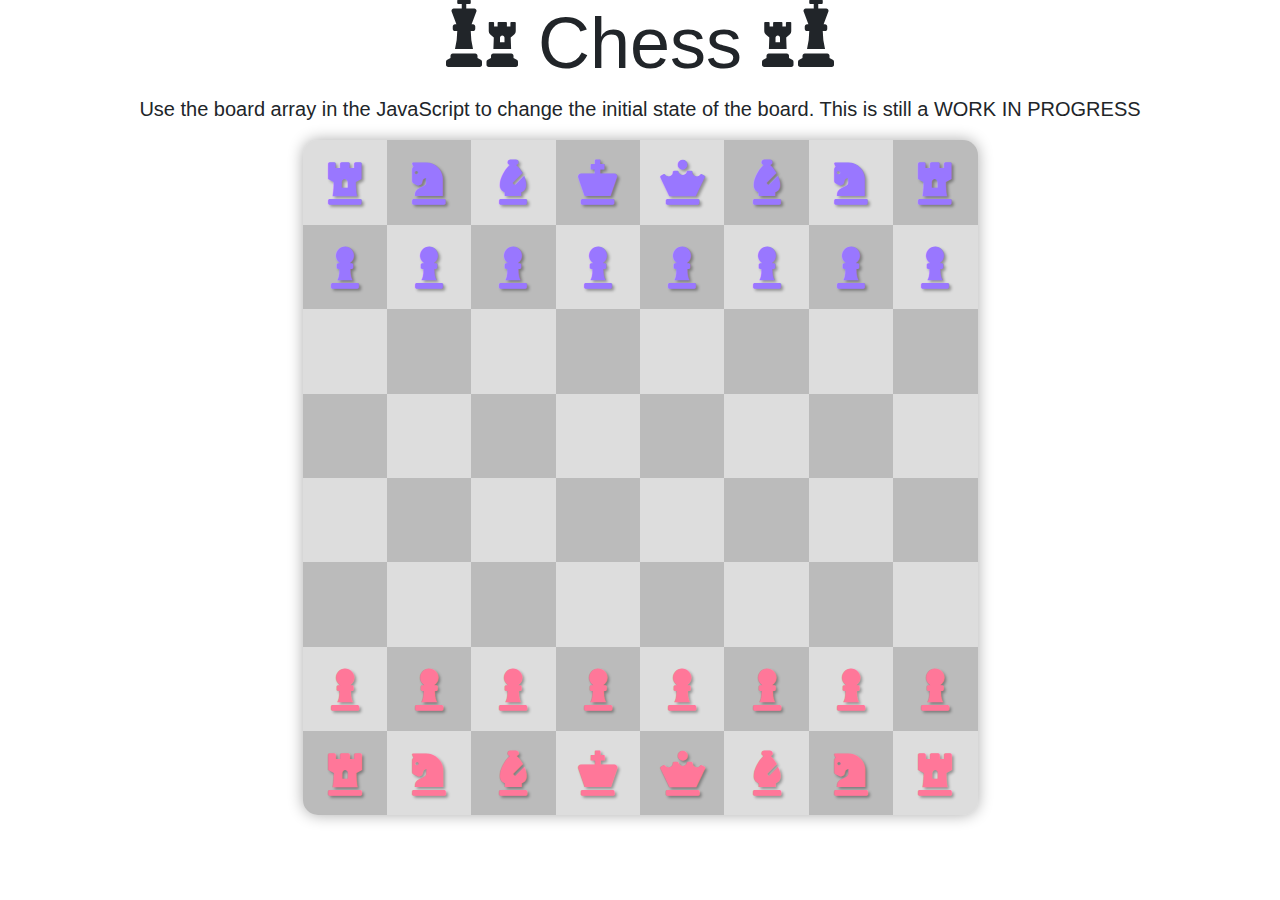
<file: chessboard/index.html>
<!DOCTYPE html>
<html lang="en">
  <head>
    <meta charset="UTF-8" />
    <meta http-equiv="X-UA-Compatible" content="IE=edge" />
    <meta name="viewport" content="width=device-width, initial-scale=1.0" />
    <link rel="stylesheet" href="style.css">
    <link
      href="https://use.fontawesome.com/releases/v5.8.1/css/all.css"
      rel="stylesheet"
    />
    <link
      href="https://stackpath.bootstrapcdn.com/bootstrap/4.3.1/css/bootstrap.min.css"
      rel="stylesheet"
    />
    <link
      href="https://s3-us-west-2.amazonaws.com/s.cdpn.io/2940219/PerpetualJ.css"
      rel="stylesheet"
    />
    <title>Chess Titans</title>
  </head>
  <body>
    <div id="primary-content" class="primary-content">
      <h1 class="display-3">
        <i class="fas fa-chess"></i> Chess <i class="fas fa-chess flip"></i>
      </h1>
      <p class="lead">
        Use the board array in the JavaScript to change the initial state of the
        board. This is still a WORK IN PROGRESS
      </p>
      <div id="chess-board" class="chess-board"></div>
    </div>
    <script src="script.js"></script>
    <script src="https://code.jquery.com/jquery-3.3.1.slim.min.js"></script>
    <script src="https://cdnjs.cloudflare.com/ajax/libs/popper.js/1.14.7/umd/popper.min.js"></script>
    <script src="https://stackpath.bootstrapcdn.com/bootstrap/4.3.1/js/bootstrap.min.js"></script>
  </body>
</html>
</file>
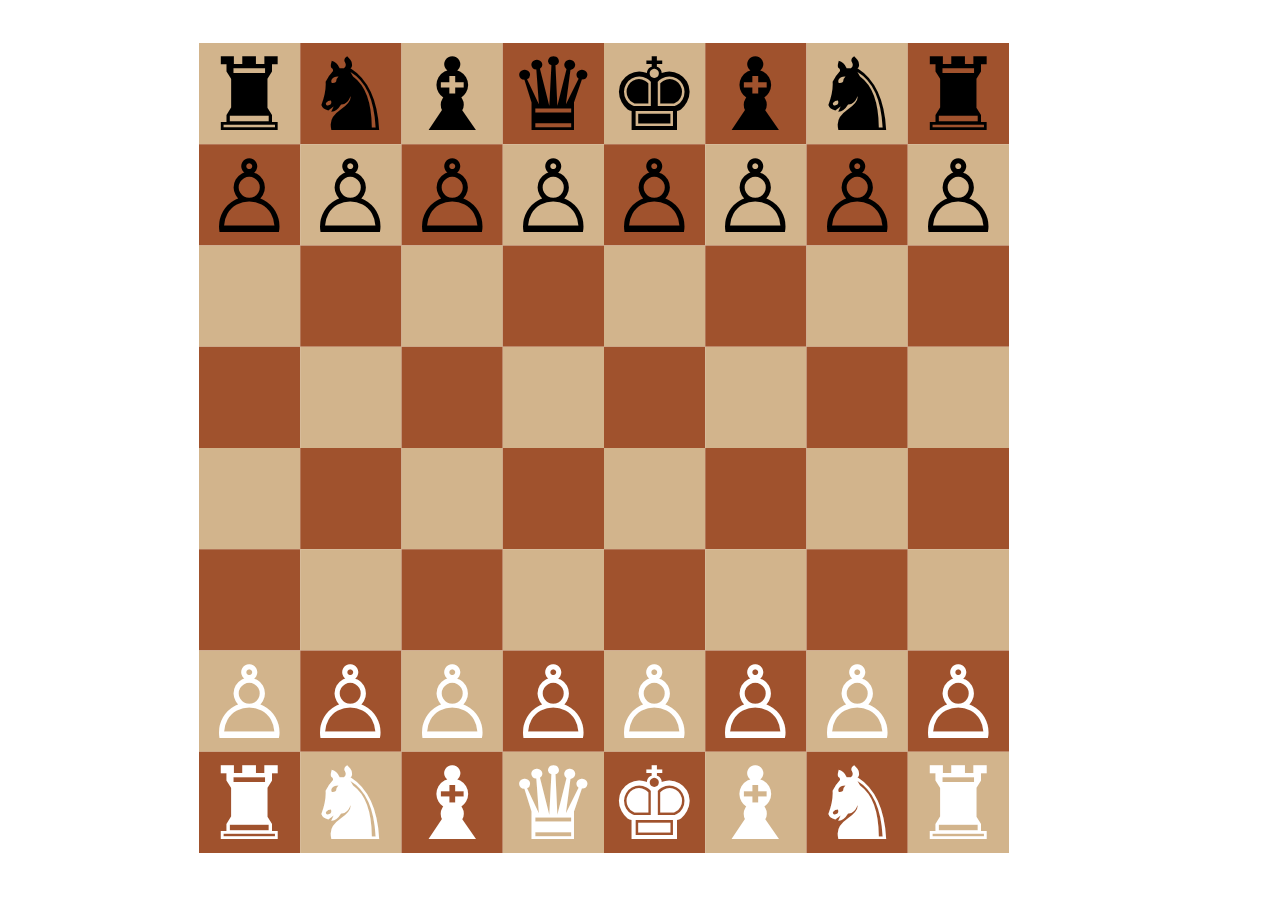
<file: chessgame/index.html>
<!DOCTYPE html>
<html>
  <head>
    <meta charset="utf-8" />
    <meta name="viewport" content="width=device-width" />
    <link rel="stylesheet" href="style.css" />
    <title>Chess Wizard</title>
  </head>
  <body>
    <canvas id="display"></canvas>
    <div id="messages"></div>
    <script src="script.js"></script>
  </body>
</html>
</file>
<file: chessboard/style.css>
/* Board Styles */
.chess-board {
  width: 75vh;
  min-width: 500px;
  height: 75vh;
  min-height: 500px;
  display: grid;
  grid-template-columns: repeat(1, 100%);
  grid-template-rows: repeat(8, 12.5%);
  place-items: center;
  border-radius: 15px;
  box-shadow: 0 0 15px #0005;
}
.chess-board > .row {
  width: 100%;
  height: 100%;
}
.chess-board > .row > div {
  display: flex;
  align-items: center;
  justify-content: center;
  width: 12.5%;
  height: 100%;
  border: none;
  transition: 0.5s cubic-bezier(0.68, -0.55, 0.265, 1.55) all;
  cursor: pointer;
}
.chess-board > .row > div:hover > i {
  font-size: 7vh;
}
.chess-board > .row > div > i {
  font-size: 5vh;
  text-shadow: 2px 2px 3px #0005;
  transition: 0.5s cubic-bezier(0.68, -0.55, 0.265, 1.55) all;
}

/* Border Radius */
.chess-board .row:nth-child(1) > div:nth-child(1) {
  border-top-left-radius: 15px;
}
.chess-board .row:nth-child(1) > div:last-of-type {
  border-top-right-radius: 15px;
}
.chess-board .row:last-of-type > div:nth-child(1) {
  border-bottom-left-radius: 15px;
}
.chess-board .row:last-of-type > div:last-of-type {
  border-bottom-right-radius: 15px;
}
.chess-board .row:last-of-type() {
  border-bottom-left-radius: 15px;
  border-bottom-right-radius: 15px;
}
.chess-board .row:nth-child(1) {
  border-top-left-radius: 15px;
  border-top-right-radius: 15px;
}

/* Colors */
.chess-board .row:nth-child(odd) > div:nth-child(odd),
.chess-board .row:nth-child(even) > div:nth-child(even) {
  background-color: #9995;
}
.chess-board .row:nth-child(odd) > div:nth-child(even),
.chess-board .row:nth-child(even) > div:nth-child(odd) {
  background-color: #3335;
}
.chess-board .row > div:hover {
  border: 5px solid #aafa;
}
.chess-board .row > div.invalid:hover {
  border: 5px solid #f33a;
}
.chess-board .row > div.checkmate {
  background-color: #f33a !important;
}
.chess-board .row > div.waiting {
  animation: 1.5s border-pulse linear infinite;
}
.chess-board .row > div > i.dark {
  color: #97f;
}
.chess-board .row > div > i.light {
  color: #f79;
}

/* Animations */
@keyframes border-pulse {
  0%,
  100% {
    border: 5px solid #5f90;
  }
  50% {
    border: 5px solid #5f9a;
  }
}

/* Cursors */
.chess-board .row > div.invalid {
  cursor: not-allowed;
}

/* Title Area */
.display-3 .fa-chess {
  transform: translateY(-10px);
}
.display-3 .flip {
  transform: translateY(-10px) rotateY(180deg);
}

/* Template Overrides */
.primary-content {
  display: flex;
  flex-direction: column;
  align-items: center;
}
.lead {
  font-size: 25px;
}
</file>
<file: chessgame/style.css>
html {
  height: 100%;
  display: grid;
}

body {
  margin: auto;
}

#messages {
  width: 64px;
  height: 64px;
  float: right;
  margin: 4px;
  color: red;
}
</file>
